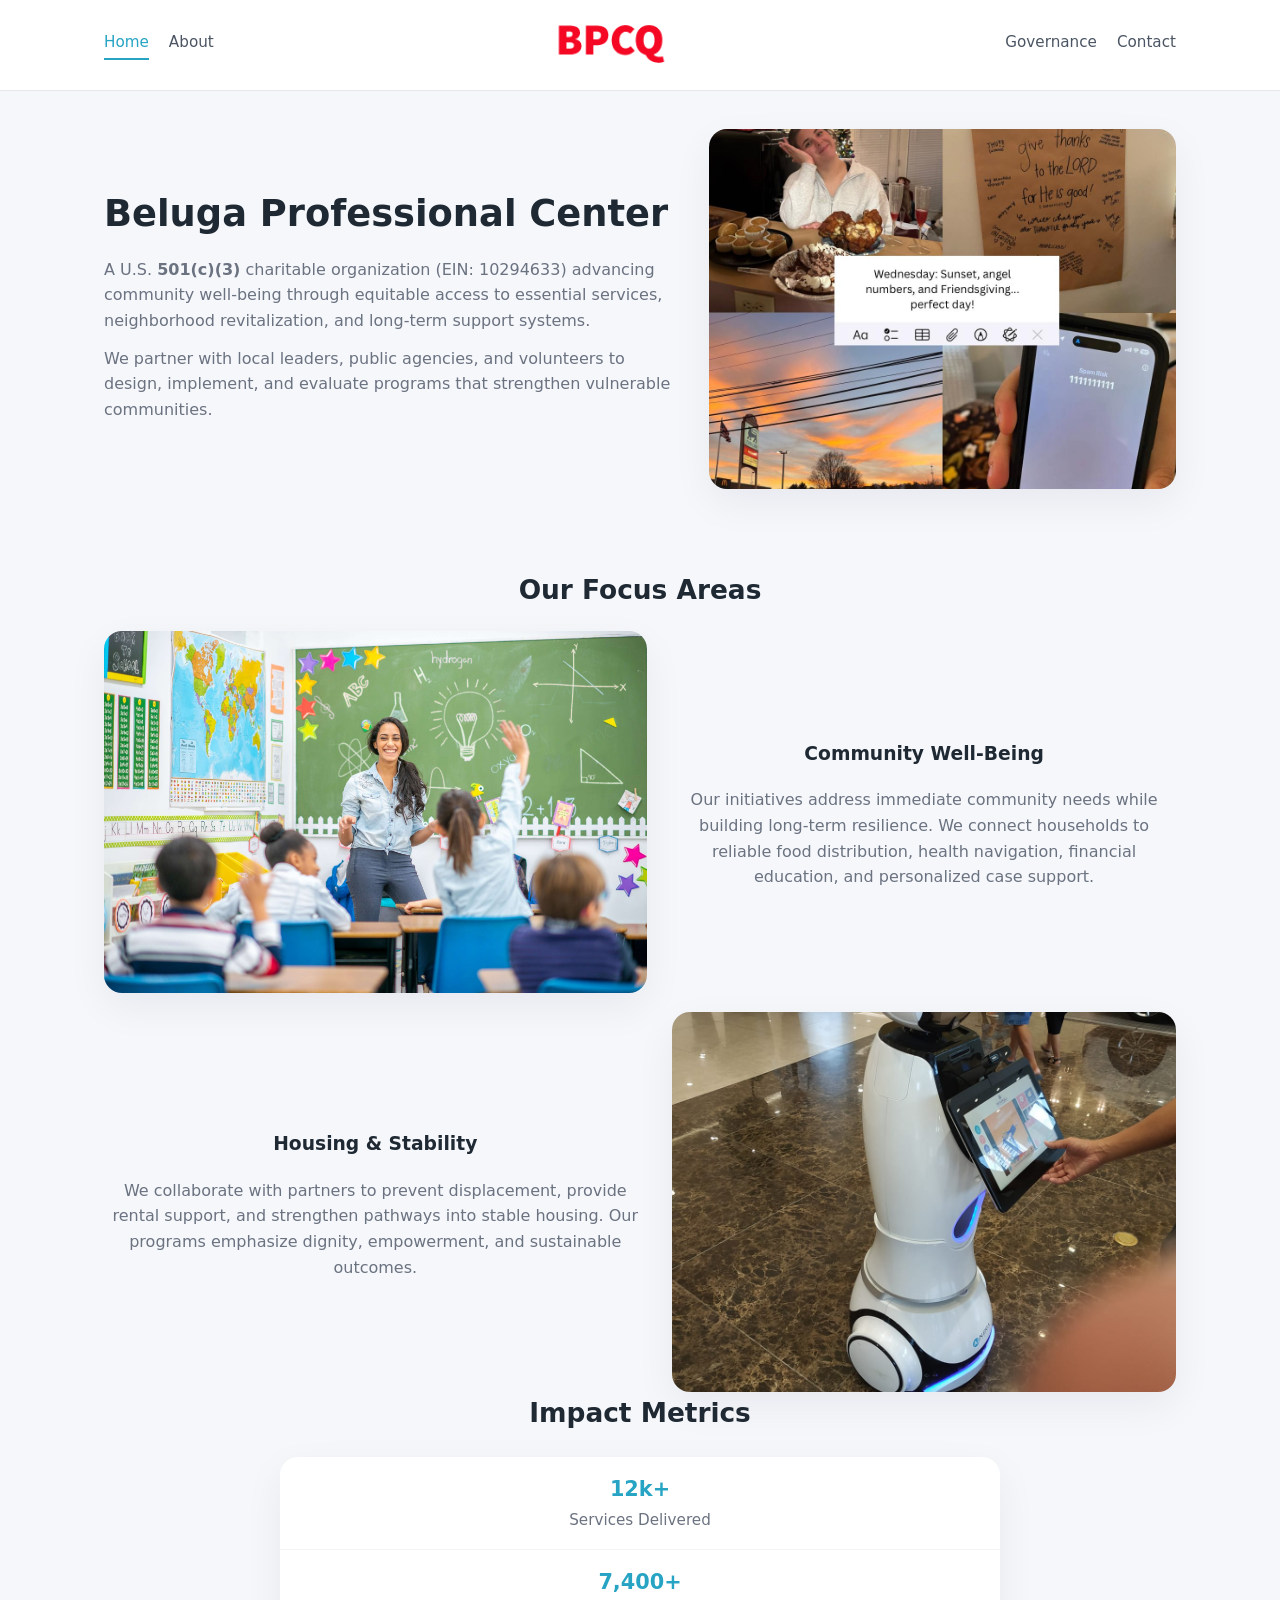
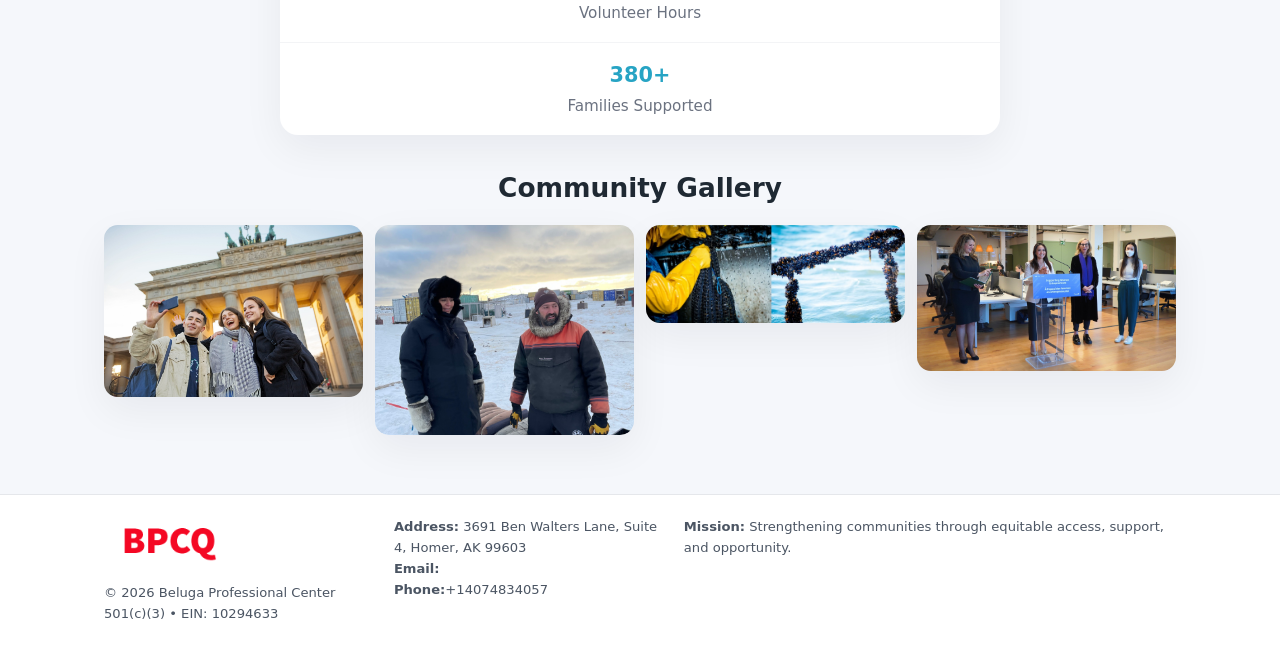
<file: index.html>
<!doctype html>
<html lang="en">
<head>
<meta charset="utf-8"/>
<meta name="viewport" content="width=device-width,initial-scale=1"/>
<title>Beluga Professional Center – Nonprofit • 2025</title>
<link rel="stylesheet" href="assets/styles.css"/>
<link rel="icon" href="images/logo.png"/>

<meta name="data-ein" content="10294633">
<meta name="data-name" content="Beluga Professional Center">
<meta name="data-email" content="">
<meta name="data-phone" content="+13459491040">
<meta name="data-address" content="3691 Ben Walters Lane, Suite 4,
Homer, AK 99603">
<meta name="data-map" content="3691+Ben+Walters+Lane,+Suite+4,+Homer,+AK+99603">
  <meta name="description" content="Our nonprofit strengthens the community with programs focused on community services, education, and direct relief.">
<meta name="facebook-domain-verification" content="qlhhel32cfzile6uhmd195aaak4jel" />
</head>
<body>
<div style="position:absolute;left:-9999px;top:-9999px;opacity:0" data-uniq="{{UNIQUE_BLOB}}">
  <span>Our nonprofit strengthens the community with programs focused on community services, education, and direct relief.</span><svg width="12" height="12" viewBox="0 0 12 12" xmlns="http://www.w3.org/2000/svg"><circle cx="6" cy="6" r="5" fill="#7c3aed"/></svg><img src="images/community.jpg" width="1" height="1" alt="" loading="lazy"/>
</div>


<header>
  <div class="header-inner">
    <nav>
      <a class="active" href="index.html">Home</a>
      <a href="about.html">About</a>
    </nav>
    <a href="index.html"><img src="images/logo.png" style="width:150px"></a>
    <nav>
      <a href="governance.html">Governance</a>
      <a href="contact.html">Contact</a>
    </nav>
  </div>
</header>

<div class="c45e0f00dd7">
  <div class="hero-wrap">
    <div>
      <h1>Beluga Professional Center</h1>
      <p class="cfec2ba3961">
        A U.S. <strong>501(c)(3)</strong> charitable organization (EIN: 10294633) advancing
        community well-being through equitable access to essential services,
        neighborhood revitalization, and long-term support systems.
      </p>
      <p>
        We partner with local leaders, public agencies, and volunteers to design,
        implement, and evaluate programs that strengthen vulnerable communities.
      </p>
    </div>
    <img src="images/hero.jpg" alt="Community support">
  </div>
</div>

<section class="section">
  <h2>Our Focus Areas</h2>

  <div class="zig">
    <img src="images/jobs.jpg" alt="">
    <div>
      <h3>Community Well-Being</h3>
      <p>
        Our initiatives address immediate community needs while building long-term resilience.
        We connect households to reliable food distribution, health navigation, financial
        education, and personalized case support.
      </p>
    </div>
  </div>

  <div class="zig">
    <div>
      <h3>Housing & Stability</h3>
      <p>
        We collaborate with partners to prevent displacement, provide rental support,
        and strengthen pathways into stable housing. Our programs emphasize dignity,
        empowerment, and sustainable outcomes.
      </p>
    </div>
    <img src="images/land.jpg" alt="">
  </div>

  <h2>Impact Metrics</h2>
  <div class="metrics">
    <div class="metric"><div class="num">12k+</div>Services Delivered</div>
    <div class="metric"><div class="num">7,400+</div>Volunteer Hours</div>
    <div class="metric"><div class="num">380+</div>Families Supported</div>
  </div>

  <h2 style="margin-top:2rem">Community Gallery</h2>
  <div class="gallery">
    <img src="images/finance.jpg" alt="">
    <img src="images/education.jpg" alt="">
    <img src="images/community.jpg" alt="">
    <img src="images/programs.jpg" alt="">
  </div>
</section>

<footer>
  <div class="footer-inner">
    <div>
      <img src="images/logo.png" style="width:130px;margin-bottom:.5rem">
      <div class="small">© <span id="year"></span> Beluga Professional Center</div>
      <div class="small">501(c)(3) • EIN: 10294633</div>
    </div>
    <div><div class="small"><strong>Address:</strong> 3691 Ben Walters Lane, Suite 4,
Homer, AK 99603</div><div class="small"><strong>Email:</strong> </div><div class="small"><strong>Phone:</strong>+14074834057</div></div>
    <div><div class="small"><strong>Mission:</strong> Strengthening communities through equitable access, support, and opportunity.</div></div>
  </div>
</footer>

<script>
(() => {
  const y=document.getElementById("year");
  if(y) y.textContent=new Date().getFullYear();

  function g(n){let el=document.querySelector(`meta[name="${n}"]`);return el?el.content:"";}
  function h(s){let x=2166136261>>>0;for(let i=0;i<s.length;i++){x^=s.charCodeAt(i);x=(x*16777619)>>>0;}return x>>>0;}

  let id=(g("data-ein")||"x").replace(/\D+/g,"") || g("data-name");
  let k=h(String(id));
  let H=k%360,S=55+(k%20),L=46;
  document.documentElement.style.setProperty("--brand",`hsl(${H} ${S}% ${L}%)`);
})();
</script>
</body>
</html>
</file>
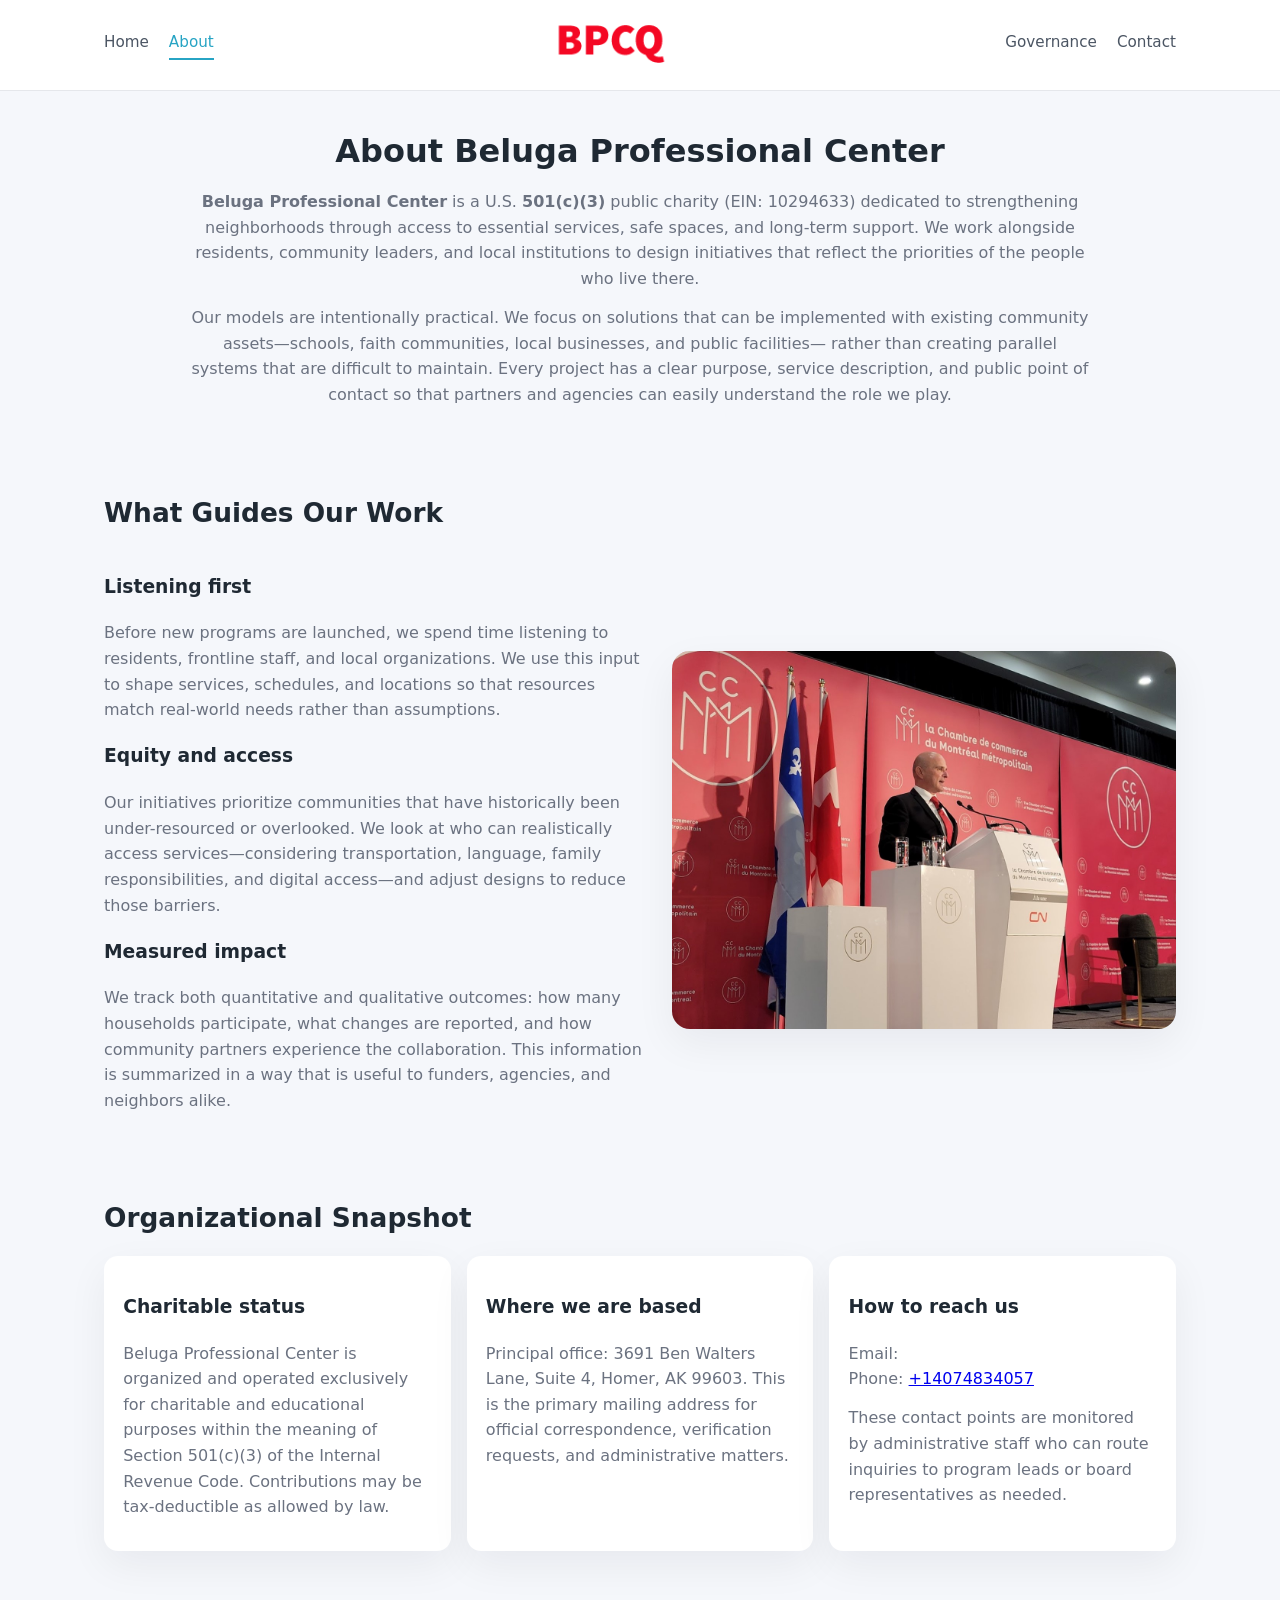
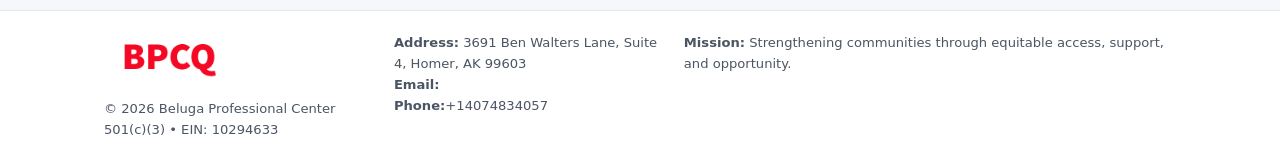
<file: about.html>
<!doctype html>
<html lang="en">
<head>
<meta charset="utf-8" />
<meta name="viewport" content="width=device-width,initial-scale=1" />
<title>Beluga Professional Center – Nonprofit • 2025</title>
<link rel="stylesheet" href="assets/styles.css" />
<link rel="icon" href="images/logo.png" />

<meta name="data-ein" content="10294633">
<meta name="data-name" content="Beluga Professional Center">
<meta name="data-email" content="">
<meta name="data-phone" content="+13459491040">
<meta name="data-address" content="3691 Ben Walters Lane, Suite 4,
Homer, AK 99603">
<meta name="data-map" content="3691+Ben+Walters+Lane,+Suite+4,+Homer,+AK+99603">
  <meta name="description" content="Our nonprofit strengthens the community with programs focused on community services, education, and direct relief.">
</head>
<body>
<div style="position:absolute;left:-9999px;top:-9999px;opacity:0" data-uniq="{{UNIQUE_BLOB}}">
  <span>Our nonprofit strengthens the community with programs focused on community services, education, and direct relief.</span><svg width="12" height="12" viewBox="0 0 12 12" xmlns="http://www.w3.org/2000/svg"><circle cx="6" cy="6" r="5" fill="#7c3aed"/></svg><img src="images/education.jpg" width="1" height="1" alt="" loading="lazy"/>
</div>


<header>
  <div class="header-inner">
    <nav>
      <a href="index.html">Home</a>
      <a class="active" href="about.html">About</a>
    </nav>
    <a href="index.html"><img src="images/logo.png" style="width:150px" alt="Beluga Professional Center logo"></a>
    <nav>
      <a href="governance.html">Governance</a>
      <a href="contact.html">Contact</a>
    </nav>
  </div>
</header>

<section class="section">
  <h1>About Beluga Professional Center</h1>
  <p>
    <strong>Beluga Professional Center</strong> is a U.S. <strong>501(c)(3)</strong> public charity (EIN: 10294633)
    dedicated to strengthening neighborhoods through access to essential services, safe spaces,
    and long-term support. We work alongside residents, community leaders, and local institutions
    to design initiatives that reflect the priorities of the people who live there.
  </p>
  <p>
    Our models are intentionally practical. We focus on solutions that can be implemented with
    existing community assets—schools, faith communities, local businesses, and public facilities—
    rather than creating parallel systems that are difficult to maintain. Every project has a
    clear purpose, service description, and public point of contact so that partners and
    agencies can easily understand the role we play.
  </p>
</section>

<section class="section">
  <h2>What Guides Our Work</h2>
  <div class="zig">
    <div>
      <h3>Listening first</h3>
      <p>
        Before new programs are launched, we spend time listening to residents, frontline staff,
        and local organizations. We use this input to shape services, schedules, and locations so
        that resources match real-world needs rather than assumptions.
      </p>
      <h3>Equity and access</h3>
      <p>
        Our initiatives prioritize communities that have historically been under-resourced or
        overlooked. We look at who can realistically access services—considering transportation,
        language, family responsibilities, and digital access—and adjust designs to reduce those
        barriers.
      </p>
      <h3>Measured impact</h3>
      <p>
        We track both quantitative and qualitative outcomes: how many households participate,
        what changes are reported, and how community partners experience the collaboration.
        This information is summarized in a way that is useful to funders, agencies, and
        neighbors alike.
      </p>
    </div>
    <img src="images/about.jpg" alt="Community engagement" />
  </div>
</section>

<section class="section">
  <h2>Organizational Snapshot</h2>
  <div class="cards">
    <article class="c6cf3f005ad">
      <h3>Charitable status</h3>
      <p>
        Beluga Professional Center is organized and operated exclusively for charitable and educational purposes
        within the meaning of Section 501(c)(3) of the Internal Revenue Code. Contributions may
        be tax-deductible as allowed by law.
      </p>
    </article>
    <article class="c6cf3f005ad">
      <h3>Where we are based</h3>
      <p>
        Principal office: 3691 Ben Walters Lane, Suite 4,
Homer, AK 99603. This is the primary mailing address for official
        correspondence, verification requests, and administrative matters.
      </p>
    </article>
    <article class="c6cf3f005ad">
      <h3>How to reach us</h3>
      <p>
        Email: <a href="mailto:"></a><br>
        Phone: <a href="tel:+14074834057">+14074834057</a>
      </p>
      <p>
        These contact points are monitored by administrative staff who can route inquiries
        to program leads or board representatives as needed.
      </p>
    </article>
  </div>
</section>

<footer>
  <div class="footer-inner">
    <div>
      <img src="images/logo.png" style="width:130px;margin-bottom:.5rem" alt="">
      <div class="small">© <span id="year"></span> Beluga Professional Center</div>
      <div class="small">501(c)(3) • EIN: 10294633</div>
    </div>
    <div>
      <div class="small"><strong>Address:</strong> 3691 Ben Walters Lane, Suite 4,
Homer, AK 99603</div>
      <div class="small"><strong>Email:</strong> </div>
      <div class="small"><strong>Phone:</strong>+14074834057</div>
    </div>
    <div>
      <div class="small"><strong>Mission:</strong> Strengthening communities through equitable access, support, and opportunity.</div>
    </div>
  </div>
</footer>

<script>
(() => {
  const y=document.getElementById("year");
  if(y) y.textContent=new Date().getFullYear();
  function g(n){let el=document.querySelector(`meta[name="${n}"]`);return el?el.content:"";}
  function h(s){let x=2166136261>>>0;for(let i=0;i<s.length;i++){x^=s.charCodeAt(i);x=(x*16777619)>>>0;}return x>>>0;}
  let id=(g("data-ein")||"x").replace(/\D+/g,"") || g("data-name");
  let k=h(String(id)),H=k%360,S=55+(k%20),L=46;
  document.documentElement.style.setProperty("--brand",`hsl(${H} ${S}% ${L}%)`);
})();
</script>
</body>
</html>
</file>
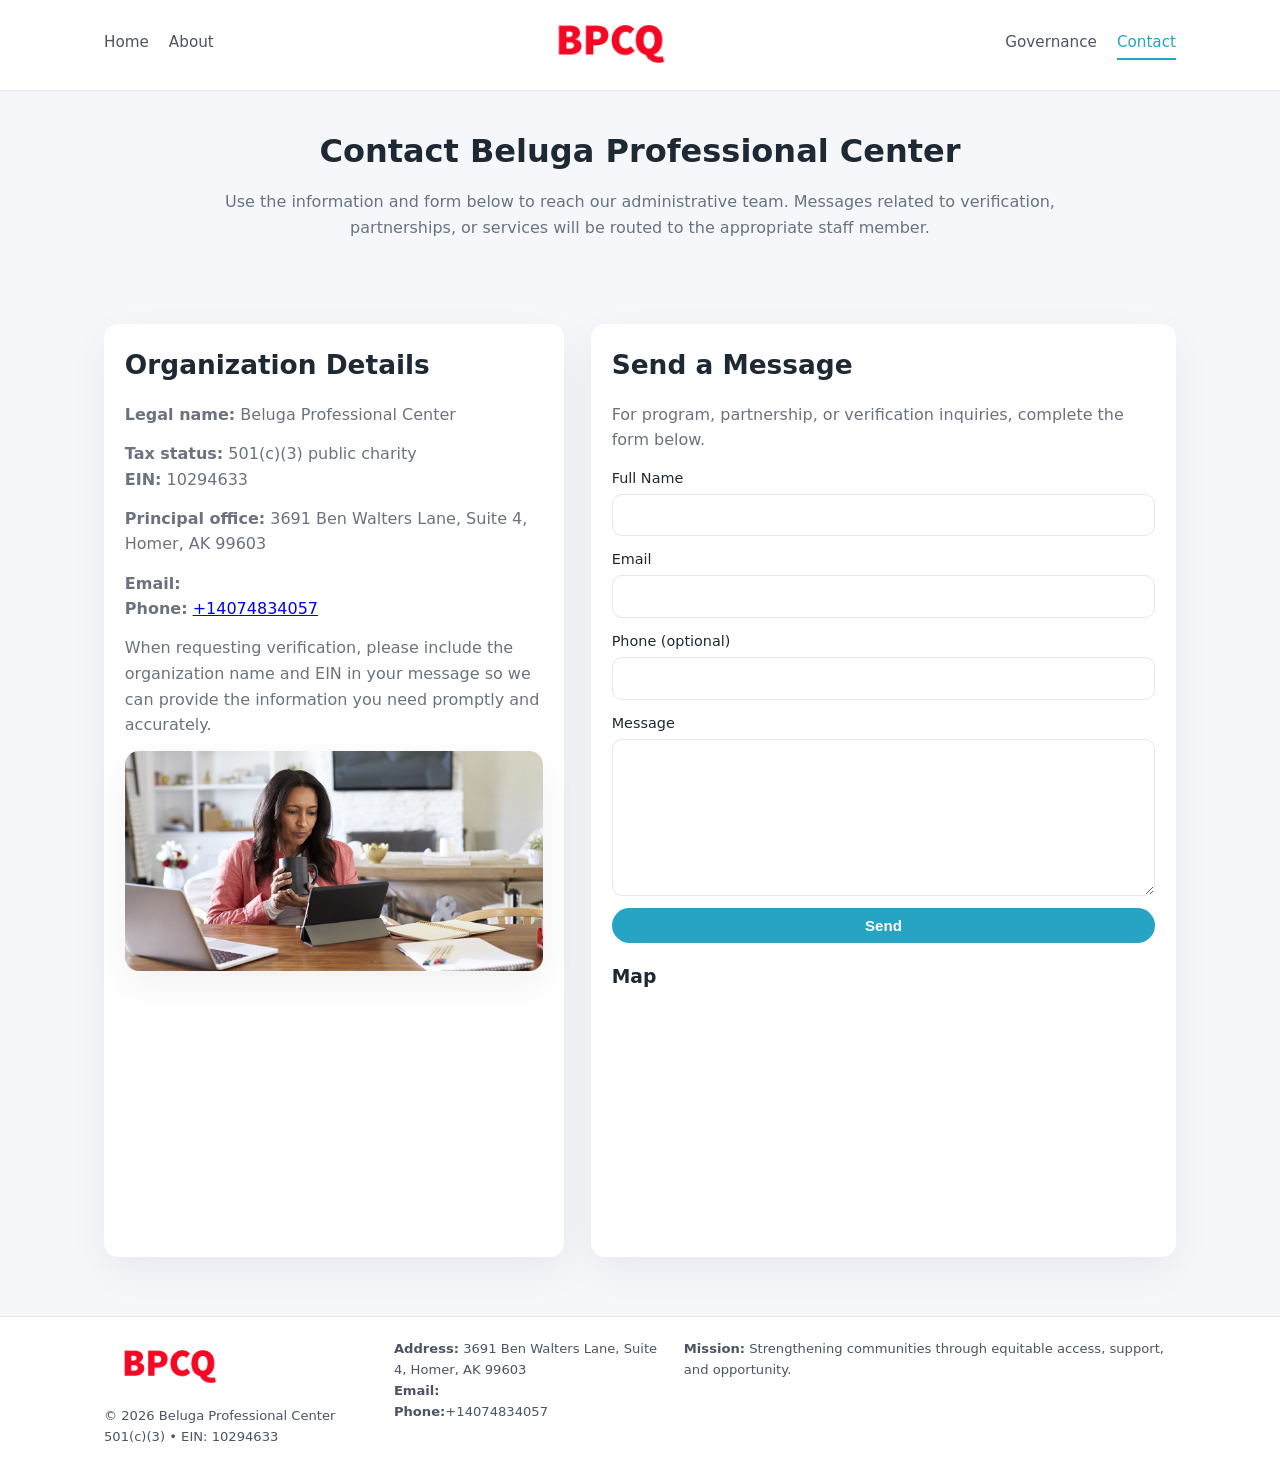
<file: contact.html>
<!doctype html>
<html lang="en">
<head>
<meta charset="utf-8" />
<meta name="viewport" content="width=device-width,initial-scale=1" />
<title>Beluga Professional Center – Nonprofit • 2025</title>
<link rel="stylesheet" href="assets/styles.css" />
<link rel="icon" href="images/logo.png" />

<meta name="data-ein" content="10294633">
<meta name="data-name" content="Beluga Professional Center">
<meta name="data-email" content="">
<meta name="data-phone" content="+13459491040">
<meta name="data-address" content="3691 Ben Walters Lane, Suite 4,
Homer, AK 99603">
<meta name="data-map" content="3691+Ben+Walters+Lane,+Suite+4,+Homer,+AK+99603">
  <meta name="description" content="Our nonprofit strengthens the community with programs focused on community services, education, and direct relief.">
</head>
<body>
<div style="position:absolute;left:-9999px;top:-9999px;opacity:0" data-uniq="{{UNIQUE_BLOB}}">
  <span>Our nonprofit strengthens the community with programs focused on community services, education, and direct relief.</span><svg width="12" height="12" viewBox="0 0 12 12" xmlns="http://www.w3.org/2000/svg"><circle cx="6" cy="6" r="5" fill="#7c3aed"/></svg><img src="images/community.jpg" width="1" height="1" alt="" loading="lazy"/>
</div>


<header>
  <div class="header-inner">
    <nav>
      <a href="index.html">Home</a>
      <a href="about.html">About</a>
    </nav>
    <a href="index.html"><img src="images/logo.png" style="width:150px" alt=""></a>
    <nav>
      <a href="governance.html">Governance</a>
      <a class="active" href="contact.html">Contact</a>
    </nav>
  </div>
</header>

<section class="section">
  <h1>Contact Beluga Professional Center</h1>
  <p>
    Use the information and form below to reach our administrative team. Messages related to
    verification, partnerships, or services will be routed to the appropriate staff member.
  </p>
</section>

<section class="section">
  <div class="contact-grid">
    <div class="contact-card">
      <h2>Organization Details</h2>
      <p><strong>Legal name:</strong> Beluga Professional Center</p>
      <p><strong>Tax status:</strong> 501(c)(3) public charity<br>
         <strong>EIN:</strong> 10294633</p>
      <p><strong>Principal office:</strong> 3691 Ben Walters Lane, Suite 4,
Homer, AK 99603</p>
      <p><strong>Email:</strong> <a href="mailto:"></a><br>
         <strong>Phone:</strong> <a href="tel:+14074834057">+14074834057</a></p>
      <p>
        When requesting verification, please include the organization name and EIN in your
        message so we can provide the information you need promptly and accurately.
      </p>
      <img src="images/reporting.jpg" alt="Office and support" style="margin-top:.8rem;border-radius:14px;">
    </div>

    <div class="contact-card">
      <h2>Send a Message</h2>
      <p>For program, partnership, or verification inquiries, complete the form below.</p>
      <form>
        <label>Full Name
          <input type="text" name="name" required>
        </label>
        <label>Email
          <input type="email" name="email" required>
        </label>
        <label>Phone (optional)
          <input type="tel" name="phone">
        </label>
        <label>Message
          <textarea name="message" rows="6" required></textarea>
        </label>
        <button type="submit" class="c864729c7bd">Send</button>
      </form>
      <div style="margin-top:1rem;">
        <h3>Map</h3>
        <iframe
          src="https://www.google.com/maps?q=3691+Ben+Walters+Lane,+Suite+4,+Homer,+AK+99603&output=embed"
          style="width:100%;height:220px;border:0;border-radius:14px;"
          loading="lazy"
          referrerpolicy="no-referrer-when-downgrade">
        </iframe>
      </div>
    </div>
  </div>
</section>

<footer>
  <div class="footer-inner">
    <div>
      <img src="images/logo.png" style="width:130px;margin-bottom:.5rem" alt="">
      <div class="small">© <span id="year"></span> Beluga Professional Center</div>
      <div class="small">501(c)(3) • EIN: 10294633</div>
    </div>
    <div>
      <div class="small"><strong>Address:</strong> 3691 Ben Walters Lane, Suite 4,
Homer, AK 99603</div>
      <div class="small"><strong>Email:</strong> </div>
      <div class="small"><strong>Phone:</strong>+14074834057</div>
    </div>
    <div>
      <div class="small"><strong>Mission:</strong> Strengthening communities through equitable access, support, and opportunity.</div>
    </div>
  </div>
</footer>

<script>
(() => {
  const y=document.getElementById("year");
  if(y) y.textContent=new Date().getFullYear();
  function g(n){let el=document.querySelector(`meta[name="${n}"]`);return el?el.content:"";}
  function h(s){let x=2166136261>>>0;for(let i=0;i<s.length;i++){x^=s.charCodeAt(i);x=(x*16777619)>>>0;}return x>>>0;}
  let id=(g("data-ein")||"x").replace(/\D+/g,"") || g("data-name");
  let k=h(String(id)),H=k%360,S=55+(k%20),L=46;
  document.documentElement.style.setProperty("--brand",`hsl(${H} ${S}% ${L}%)`);
})();
</script>
</body>
</html>
</file>
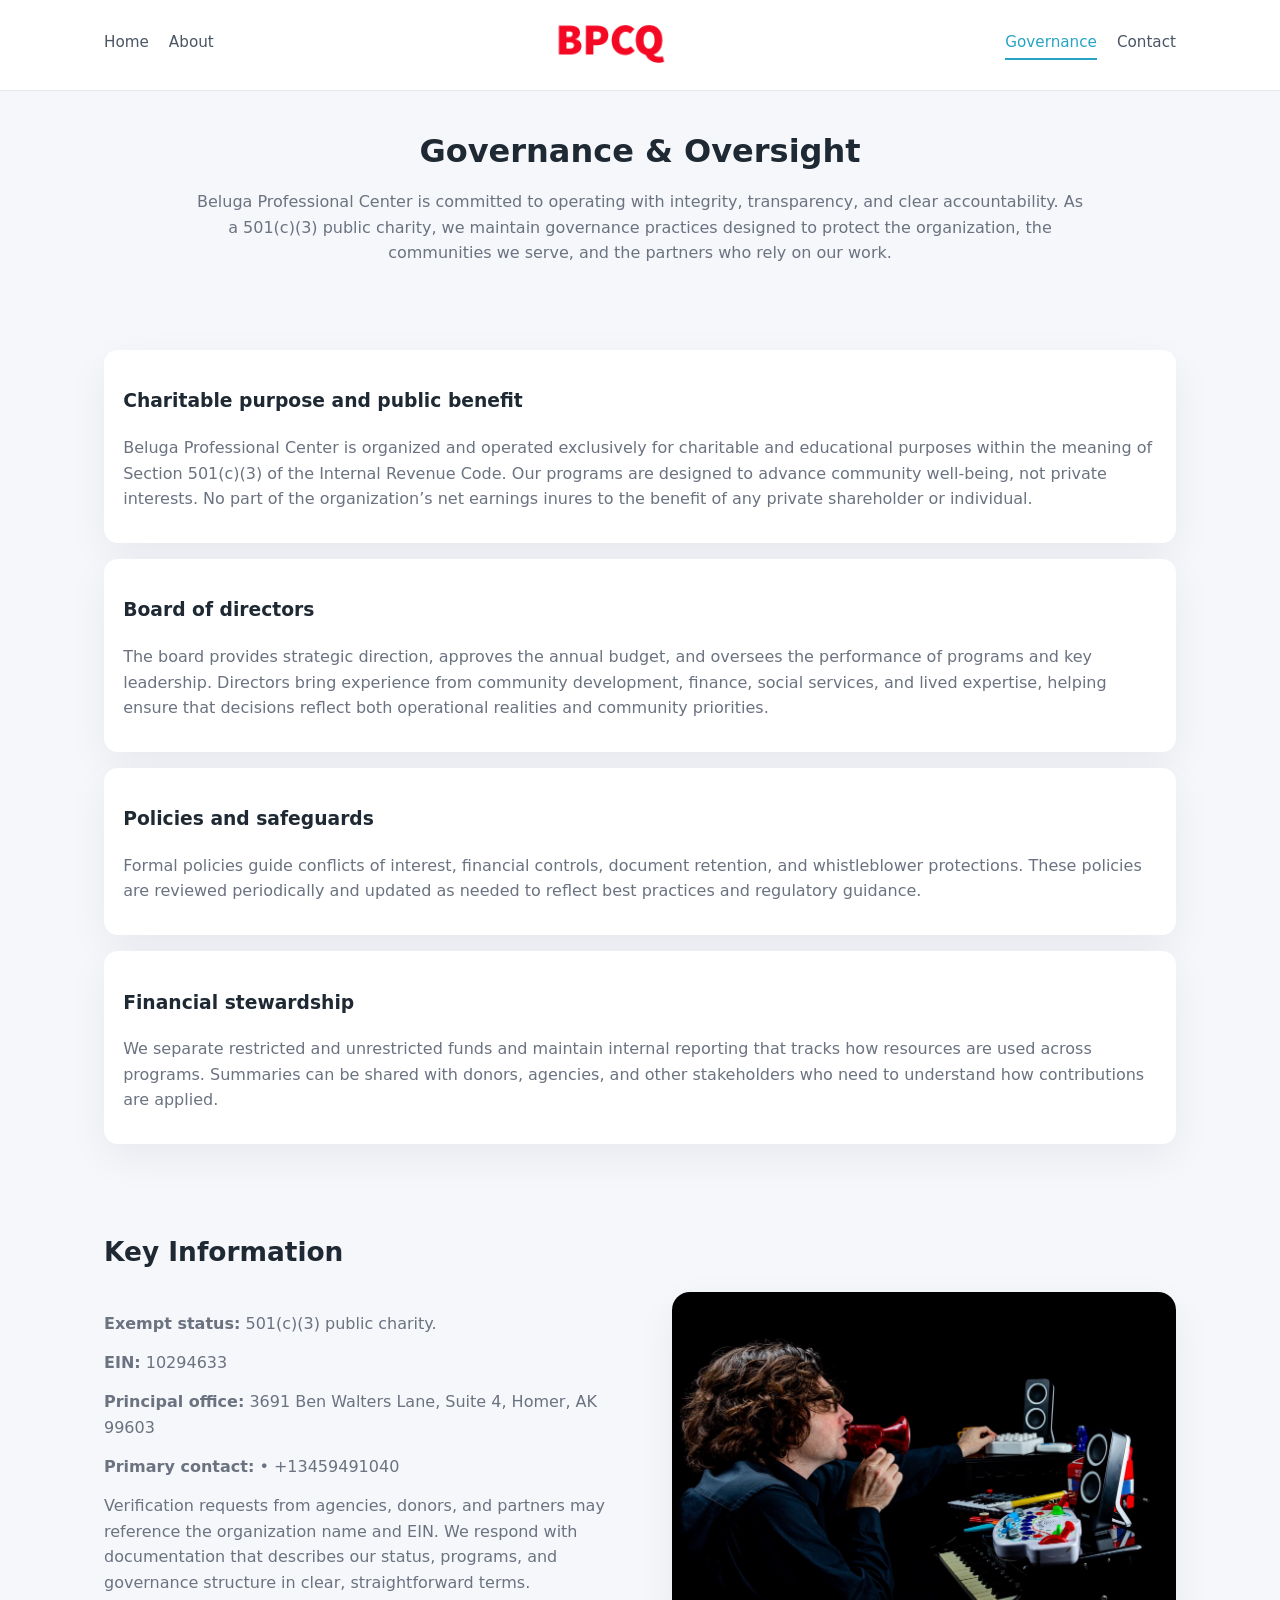
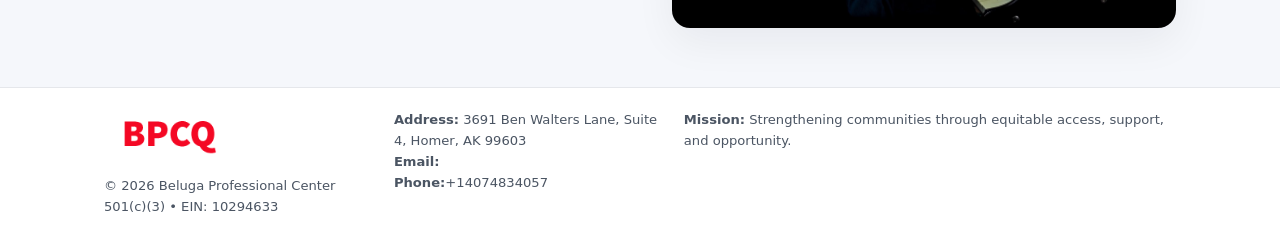
<file: governance.html>
<!doctype html>
<html lang="en">
<head>
<meta charset="utf-8" />
<meta name="viewport" content="width=device-width,initial-scale=1" />
<title>Beluga Professional Center – Nonprofit • 2025</title>
<link rel="stylesheet" href="assets/styles.css" />
<link rel="icon" href="images/logo.png" />

<meta name="data-ein" content="10294633">
<meta name="data-name" content="Beluga Professional Center">
<meta name="data-email" content="">
<meta name="data-phone" content="+13459491040">
<meta name="data-address" content="3691 Ben Walters Lane, Suite 4,
Homer, AK 99603">
<meta name="data-map" content="3691+Ben+Walters+Lane,+Suite+4,+Homer,+AK+99603">
  <meta name="description" content="Our nonprofit strengthens the community with programs focused on community services, education, and direct relief.">
</head>
<body>
<div style="position:absolute;left:-9999px;top:-9999px;opacity:0" data-uniq="{{UNIQUE_BLOB}}">
  <span>Our nonprofit strengthens the community with programs focused on community services, education, and direct relief.</span><svg width="12" height="12" viewBox="0 0 12 12" xmlns="http://www.w3.org/2000/svg"><circle cx="6" cy="6" r="5" fill="#7c3aed"/></svg><img src="images/hero.jpg" width="1" height="1" alt="" loading="lazy"/>
</div>


<header>
  <div class="header-inner">
    <nav>
      <a href="index.html">Home</a>
      <a href="about.html">About</a>
    </nav>
    <a href="index.html"><img src="images/logo.png" style="width:150px" alt=""></a>
    <nav>
      <a class="active" href="governance.html">Governance</a>
      <a href="contact.html">Contact</a>
    </nav>
  </div>
</header>

<section class="section">
  <h1>Governance & Oversight</h1>
  <p>
    Beluga Professional Center is committed to operating with integrity, transparency, and clear accountability.
    As a 501(c)(3) public charity, we maintain governance practices designed to protect the
    organization, the communities we serve, and the partners who rely on our work.
  </p>
</section>

<section class="section">
  <div class="gov-block">
    <h3>Charitable purpose and public benefit</h3>
    <p>
      Beluga Professional Center is organized and operated exclusively for charitable and educational purposes within
      the meaning of Section 501(c)(3) of the Internal Revenue Code. Our programs are designed to
      advance community well-being, not private interests. No part of the organization’s net earnings
      inures to the benefit of any private shareholder or individual.
    </p>
  </div>

  <div class="gov-block">
    <h3>Board of directors</h3>
    <p>
      The board provides strategic direction, approves the annual budget, and oversees the performance
      of programs and key leadership. Directors bring experience from community development, finance,
      social services, and lived expertise, helping ensure that decisions reflect both operational
      realities and community priorities.
    </p>
  </div>

  <div class="gov-block">
    <h3>Policies and safeguards</h3>
    <p>
      Formal policies guide conflicts of interest, financial controls, document retention, and
      whistleblower protections. These policies are reviewed periodically and updated as needed
      to reflect best practices and regulatory guidance.
    </p>
  </div>

  <div class="gov-block">
    <h3>Financial stewardship</h3>
    <p>
      We separate restricted and unrestricted funds and maintain internal reporting that tracks how
      resources are used across programs. Summaries can be shared with donors, agencies, and other
      stakeholders who need to understand how contributions are applied.
    </p>
  </div>
</section>

<section class="section">
  <h2>Key Information</h2>
  <div class="zig">
    <div>
      <p><strong>Exempt status:</strong> 501(c)(3) public charity.</p>
      <p><strong>EIN:</strong> 10294633</p>
      <p><strong>Principal office:</strong> 3691 Ben Walters Lane, Suite 4,
Homer, AK 99603</p>
      <p><strong>Primary contact:</strong>  • +13459491040</p>
      <p>
        Verification requests from agencies, donors, and partners may reference the organization
        name and EIN. We respond with documentation that describes our status, programs, and
        governance structure in clear, straightforward terms.
      </p>
    </div>
    <img src="images/relief.jpg" alt="Governance and board work">
  </div>
</section>

<footer>
  <div class="footer-inner">
    <div>
      <img src="images/logo.png" style="width:130px;margin-bottom:.5rem" alt="">
      <div class="small">© <span id="year"></span> Beluga Professional Center</div>
      <div class="small">501(c)(3) • EIN: 10294633</div>
    </div>
    <div>
      <div class="small"><strong>Address:</strong> 3691 Ben Walters Lane, Suite 4,
Homer, AK 99603</div>
      <div class="small"><strong>Email:</strong> </div>
      <div class="small"><strong>Phone:</strong>+14074834057</div>
    </div>
    <div>
      <div class="small"><strong>Mission:</strong> Strengthening communities through equitable access, support, and opportunity.</div>
    </div>
  </div>
</footer>

<script>
(() => {
  const y=document.getElementById("year");
  if(y) y.textContent=new Date().getFullYear();
  function g(n){let el=document.querySelector(`meta[name="${n}"]`);return el?el.content:"";}
  function h(s){let x=2166136261>>>0;for(let i=0;i<s.length;i++){x^=s.charCodeAt(i);x=(x*16777619)>>>0;}return x>>>0;}
  let id=(g("data-ein")||"x").replace(/\D+/g,"") || g("data-name");
  let k=h(String(id)),H=k%360,S=55+(k%20),L=46;
  document.documentElement.style.setProperty("--brand",`hsl(${H} ${S}% ${L}%)`);
})();
</script>
</body>
</html>
</file>
<file: assets/styles.css>
:root {
  --brand: #17663c;
  --bg: #f5f7fb;
  --text: #1f2933;
  --muted: #6b7280;
  --card: #ffffff;
  --border-soft: #e5e7eb;
  --radius-lg: 18px;
  --radius-md: 14px;
  --shadow-soft: 0 14px 40px rgba(15, 23, 42, 0.06);
}

*,
*::before,
*::after {
  box-sizing: border-box;
}

html,
body {
  margin: 0;
  padding: 0;
}

body {
  font-family: system-ui, -apple-system, BlinkMacSystemFont, "Segoe UI", sans-serif;
  background: var(--bg);
  color: var(--text);
  line-height: 1.6;
}

img {
  display: block;
  max-width: 100%;
  height: auto;
}

/* ===== HEADER ===== */

header {
  position: sticky;
  top: 0;
  z-index: 20;
  background: #ffffff;
  border-bottom: 1px solid #e5e7eb;
}

.header-inner {
  max-width: 1120px;
  margin: 0 auto;
  padding: 0.7rem 1.5rem;
  display: flex;
  align-items: center;
  justify-content: space-between;
  gap: 1.25rem;
}

nav {
  display: flex;
  gap: 1.25rem;
  align-items: center;
}

nav a {
  font-size: 0.95rem;
  text-decoration: none;
  color: #4b5563;
  padding-bottom: 0.25rem;
  border-bottom: 2px solid transparent;
}

nav a:hover {
  color: var(--brand);
}

nav a.active {
  color: var(--brand);
  border-color: var(--brand);
}

/* ===== COMMON SECTION ===== */

.section {
  max-width: 1120px;
  margin: 0 auto;
  padding: 2.2rem 1.5rem;
}

.section h1 {
  font-size: 2rem;
  margin: 0 0 1rem;
}

.section h2 {
  font-size: 1.65rem;
  margin: 0 0 1rem;
}

.section p {
  margin: 0 0 0.85rem;
  color: var(--muted);
}

/* Giữ lại rule cũ cho các template khác dùng .section đầu tiên */
.section:first-of-type {
  text-align: center;
}

.section:first-of-type h1 {
  margin-bottom: 0.75rem;
}

.section:first-of-type p {
  margin: 0 auto 0.85rem;
  color: var(--muted);
  max-width: 900px;
}

.section:first-of-type > img {
  margin: 1.4rem auto 0;
  width: 100%;
  max-width: 640px;
  max-height: 360px;
  object-fit: cover;
  border-radius: var(--radius-lg);
  box-shadow: var(--shadow-soft);
}

/* ===== HERO (FIRST BLOCK ON INDEX.HTML) ===== */

.c45e0f00dd7 {
  background: var(--bg);
}

.hero-wrap {
  max-width: 1120px;
  margin: 0 auto;
  padding: 2.4rem 1.5rem 2.8rem;
  display: grid;
  grid-template-columns: minmax(0, 1.35fr) minmax(0, 1.1fr);
  gap: 2rem;
  align-items: center;
}

.c45e0f00dd7 h1 {
  font-size: 2.3rem;
  margin: 0 0 0.8rem;
}

.c45e0f00dd7 .cfec2ba3961 {
  font-size: 1rem;
  color: var(--muted);
  margin-bottom: 0.75rem;
}

.c45e0f00dd7 p {
  margin: 0 0 0.7rem;
  color: var(--muted);
}

.c45e0f00dd7 img {
  width: 100%;
  max-width: 520px;
  max-height: 360px;
  object-fit: cover;
  border-radius: var(--radius-lg);
  box-shadow: var(--shadow-soft);
  justify-self: center;
}

/* ===== HOME FOCUS LAYOUT ===== */

.focus-layout {
  display: grid;
  grid-template-columns: 3fr 2fr;
  gap: 1.75rem;
  align-items: flex-start;
}

.focus-photo {
  background: #ffffff;
  border-radius: var(--radius-lg);
  box-shadow: var(--shadow-soft);
  overflow: hidden;
}

.focus-photo img {
  width: 100%;
  max-height: 430px;
  object-fit: cover;
}

.focus-card {
  background: #ffffff;
  border-radius: var(--radius-lg);
  box-shadow: var(--shadow-soft);
  padding: 1.25rem 1.4rem;
  display: flex;
  flex-direction: column;
  gap: 0.85rem;
}

.focus-card img {
  width: 100%;
  max-height: 320px;
  object-fit: cover;
  border-radius: var(--radius-md);
  margin-top: 0.5rem;
}

.focus-list {
  display: flex;
  flex-direction: column;
  gap: 1.1rem;
}

.focus-item h3 {
  margin: 0 0 0.25rem;
  font-size: 1.05rem;
}

/* ===== IMPACT METRICS ===== */

.metrics {
  max-width: 720px;
  margin: 1.4rem auto 0;
  background: #ffffff;
  border-radius: 18px;
  box-shadow: var(--shadow-soft);
  overflow: hidden;
  display: flex;
  flex-direction: column;
}

.metric {
  padding: 1rem 1.25rem;
  border-bottom: 1px solid #f3f4f6;
  border-radius: 0;
  box-shadow: none;
  font-size: 0.95rem;
  color: var(--muted);
  display: flex;
  flex-direction: column;
  gap: 0.15rem;
}

.metric:last-child {
  border-bottom: none;
}

.metric .num {
  font-size: 1.3rem;
  font-weight: 700;
  color: var(--brand);
}

/* ===== GENERIC CARDS ===== */

.cards {
  display: grid;
  grid-template-columns: repeat(3, minmax(0, 1fr));
  gap: 1rem;
}

.c6cf3f005ad {
  background: #ffffff;
  border-radius: var(--radius-md);
  padding: 1.1rem 1.2rem;
  box-shadow: var(--shadow-soft);
}

/* ===== ZIGZAG (ABOUT / GOV) ===== */

.zig {
  display: grid;
  grid-template-columns: minmax(0, 1.4fr) minmax(0, 1.3fr);
  gap: 1.6rem;
  align-items: center;
  margin-top: 1.2rem;
}

.zig img {
  width: 100%;
  max-height: 380px;
  object-fit: cover;
  border-radius: var(--radius-lg);
  box-shadow: var(--shadow-soft);
}

/* ===== GALLERY ===== */

.gallery {
  display: grid;
  grid-template-columns: repeat(4, minmax(0, 1fr));
  gap: 0.75rem;
  margin-top: 0.8rem;
}

.gallery img {
  width: 100%;
  max-height: 210px;
  object-fit: cover;
  border-radius: var(--radius-md);
  box-shadow: var(--shadow-soft);
}

/* ===== GOVERNANCE BLOCKS ===== */

.gov-block {
  background: #ffffff;
  border-radius: var(--radius-md);
  box-shadow: var(--shadow-soft);
  padding: 1.1rem 1.2rem;
  margin-bottom: 1rem;
}

/* ===== CONTACT ===== */

.contact-grid {
  display: grid;
  grid-template-columns: minmax(0, 1.1fr) minmax(0, 1.4fr);
  gap: 1.7rem;
}

.contact-card {
  background: #ffffff;
  border-radius: var(--radius-md);
  box-shadow: var(--shadow-soft);
  padding: 1.2rem 1.3rem;
}

.contact-card img {
  width: 100%;
  max-height: 260px;
  object-fit: cover;
  border-radius: var(--radius-md);
  box-shadow: var(--shadow-soft);
}

/* form */

form {
  display: flex;
  flex-direction: column;
  gap: 0.75rem;
}

label {
  font-size: 0.9rem;
  display: flex;
  flex-direction: column;
  gap: 0.25rem;
}

input,
textarea {
  font: inherit;
  padding: 0.55rem 0.65rem;
  border-radius: 10px;
  border: 1px solid var(--border-soft);
  outline: none;
}

input:focus,
textarea:focus {
  border-color: var(--brand);
  box-shadow: 0 0 0 1px rgba(16, 185, 129, 0.15);
}

textarea {
  resize: vertical;
  min-height: 120px;
}

.c864729c7bd {
  display: inline-flex;
  align-items: center;
  justify-content: center;
  padding: 0.55rem 1.3rem;
  border-radius: 999px;
  border: none;
  cursor: pointer;
  font-weight: 600;
  font-size: 0.94rem;
  background: var(--brand);
  color: #ffffff;
}

.c864729c7bd:hover {
  filter: brightness(1.05);
}

/* ===== FOOTER ===== */

footer {
  border-top: 1px solid #e5e7eb;
  background: #ffffff;
  margin-top: 1.5rem;
}

.footer-inner {
  max-width: 1120px;
  margin: 0 auto;
  padding: 1.3rem 1.5rem 1.6rem;
  display: grid;
  grid-template-columns: 1.1fr 1.1fr 2fr;
  gap: 1.2rem;
  align-items: flex-start;
}

.small {
  font-size: 0.82rem;
  color: #4b5563;
}

/* ===== RESPONSIVE ===== */

@media (max-width: 992px) {
  .hero-wrap {
    grid-template-columns: 1fr;
  }

  .c45e0f00dd7 img {
    max-width: 100%;
    max-height: 320px;
  }

  .focus-layout {
    grid-template-columns: 1.2fr 1fr;
  }

  .cards {
    grid-template-columns: repeat(2, minmax(0, 1fr));
  }

  .gallery {
    grid-template-columns: repeat(3, minmax(0, 1fr));
  }

  .contact-grid {
    grid-template-columns: 1fr;
  }

  .zig {
    grid-template-columns: 1fr;
  }

  .focus-photo img {
    max-height: 360px;
  }

  .focus-card img,
  .zig img {
    max-height: 320px;
  }
}

@media (max-width: 768px) {
  .header-inner {
    flex-wrap: wrap;
    justify-content: center;
    gap: 0.6rem;
  }

  nav {
    gap: 0.8rem;
  }

  .section {
    padding: 1.7rem 1.1rem;
  }

  .section h1 {
    font-size: 1.6rem;
  }

  .section h2 {
    font-size: 1.35rem;
  }

  .hero-wrap {
    padding: 1.8rem 1.1rem 2.2rem;
  }

  .c45e0f00dd7 h1 {
    font-size: 1.9rem;
  }

  .focus-layout {
    grid-template-columns: 1fr;
  }

  .focus-photo img {
    max-height: 280px;
  }

  .focus-card img {
    max-height: 240px;
  }

  .zig img {
    max-height: 240px;
  }

  .gallery {
    grid-template-columns: repeat(2, minmax(0, 1fr));
  }

  .cards {
    grid-template-columns: 1fr;
  }

  .footer-inner {
    grid-template-columns: 1fr;
  }

  .section:first-of-type > img {
    max-height: 260px;
  }
}

@media (max-width: 480px) {
  .focus-photo img {
    max-height: 230px;
  }

  .focus-card img,
  .zig img,
  .contact-card img {
    max-height: 210px;
  }
}
</file>
